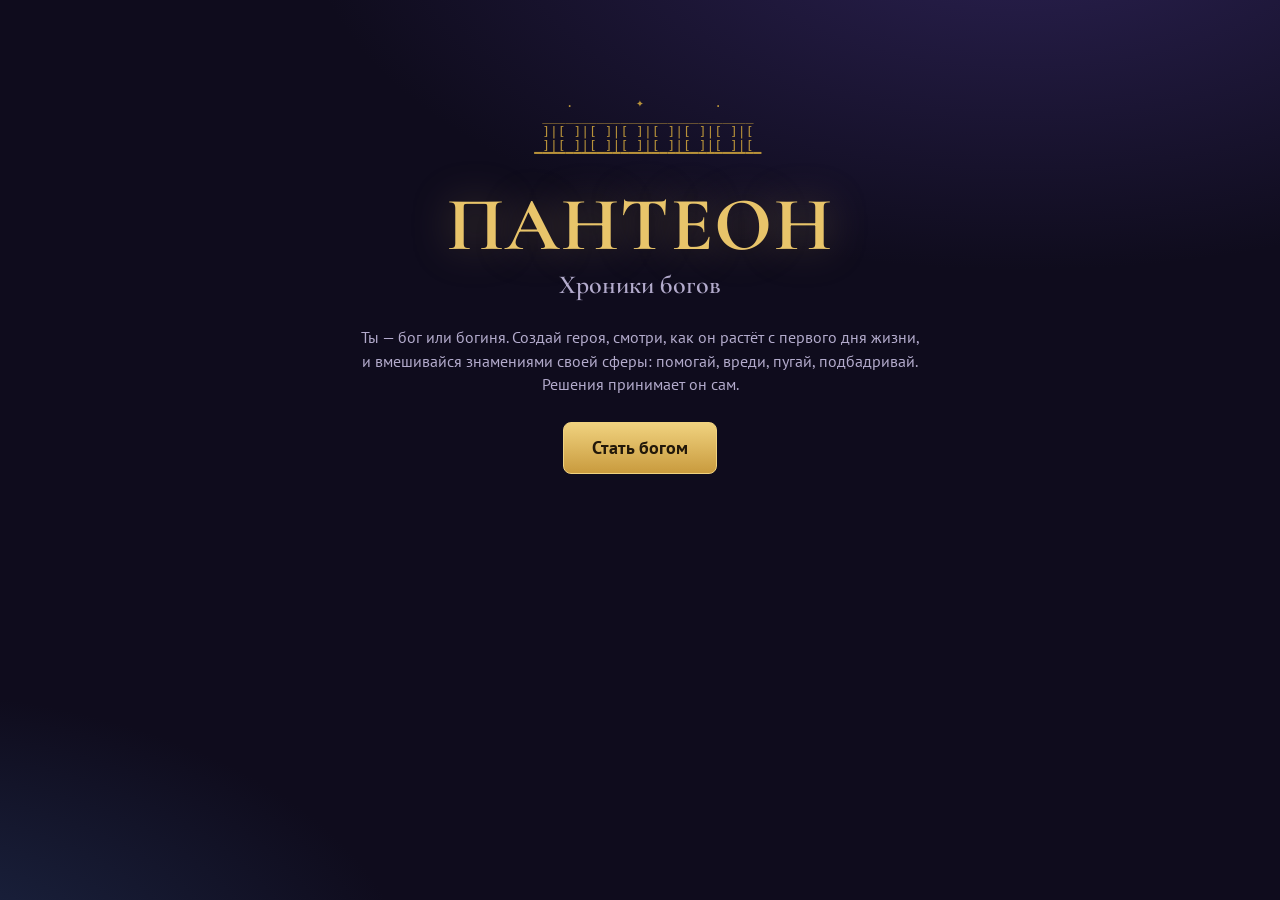
<file: index.html>
<!doctype html>
<html lang="ru">
<head>
<meta charset="utf-8">
<meta name="viewport" content="width=device-width, initial-scale=1, viewport-fit=cover">
<title>Пантеон: Хроники богов</title>
<meta name="description" content="Текстовая игра: ты — бог, который наблюдает за жизнью своего героя с рождения и влияет на неё знамениями.">
<meta name="theme-color" content="#0f0c1d">
<link rel="manifest" href="manifest.webmanifest">
<link rel="icon" href="icon-192.png">
<link rel="apple-touch-icon" href="apple-touch-icon.png">
<link rel="preconnect" href="https://fonts.googleapis.com">
<link rel="preconnect" href="https://fonts.gstatic.com" crossorigin>
<link href="https://fonts.googleapis.com/css2?family=Cormorant+Garamond:wght@500;600;700&family=PT+Mono&family=PT+Sans:wght@400;700&display=swap" rel="stylesheet">
<link rel="stylesheet" href="style.css">
</head>
<body>
<div id="app" hidden>
  <header id="top"></header>
  <nav id="tabs"></nav>
  <main id="view"></main>
</div>
<div id="screen"></div>
<div id="modal" hidden></div>
<div id="toasts"></div>
<script src="data.js"></script>
<script src="engine.js"></script>
<script src="net.js"></script>
<script src="ui.js"></script>
</body>
</html>
</file>
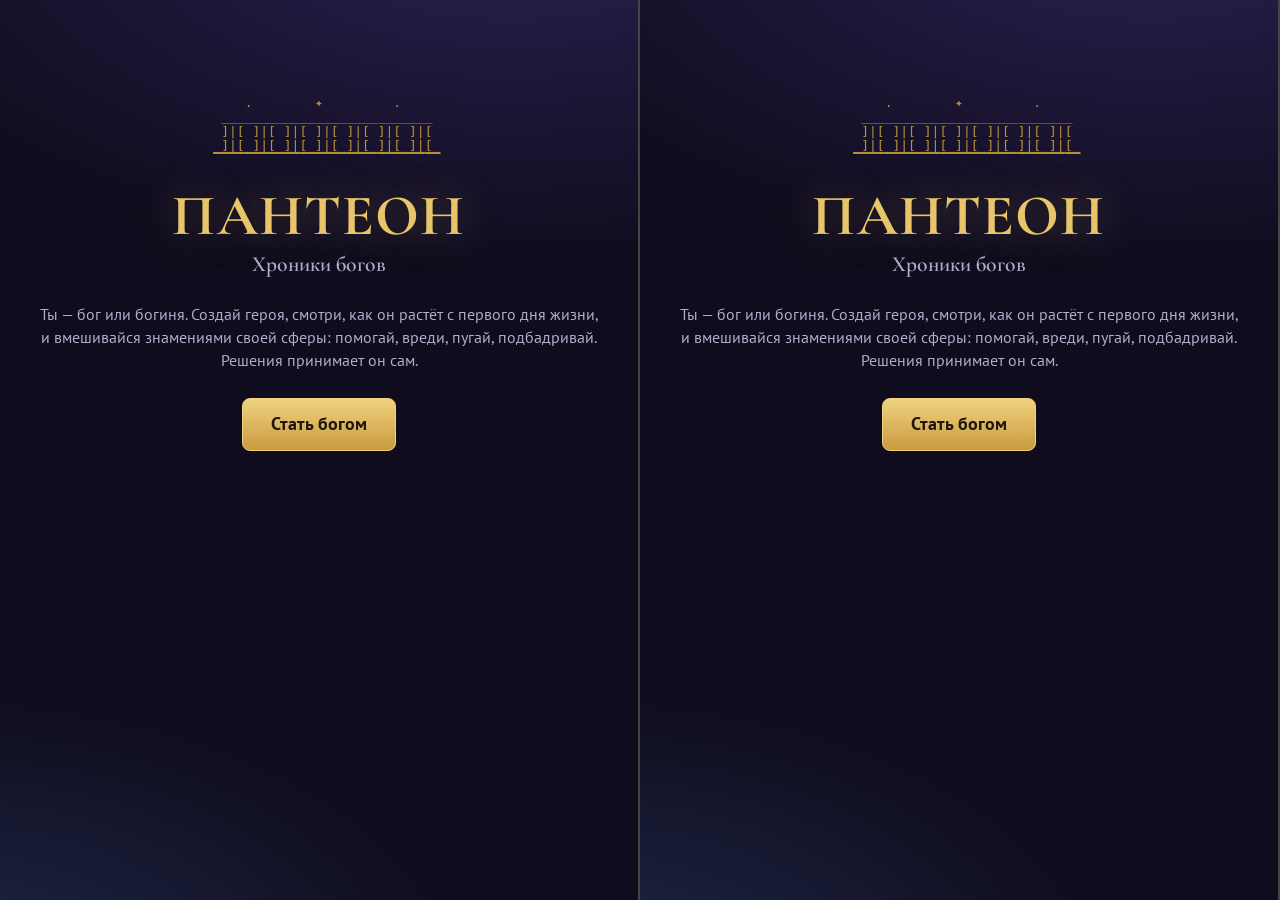
<file: tests/net.html>
<!doctype html><meta charset="utf-8"><title>Пантеон — тест сети</title>
<style>body{margin:0;display:flex;height:100vh;background:#000}iframe{flex:1;border:0;border-right:2px solid #444}</style>
<!-- Два бога в одном браузере: транспорт BroadcastChannel (?local=1), разные сохранения (?slot=). -->
<iframe id="a" src="../index.html?local=1&slot=testA"></iframe>
<iframe id="b" src="../index.html?local=1&slot=testB"></iframe>
<script>
const W = id => document.getElementById(id).contentWindow;
const sleep = ms => new Promise(r => setTimeout(r, ms));
async function setup(w, slot, name, sph, g) {
  w.localStorage.removeItem('pantheon-v1-' + slot);
  w.eval(`godScreen(); UI.god.name=${JSON.stringify(name)}; UI.god.sph=${sph}; UI.god.g='${g}'; UI.god.speed='min'; createGod(); birthHero();`);
}
window.runTest = async function () {
  const A = W('a'), B = W('b'), out = [], a = s => A.eval(s), b = s => B.eval(s);
  await setup(A, 'testA', 'Хронос', 0, 'm'); await setup(B, 'testB', 'Флора', 2, 'f');
  A.NET.host('TESTA'); await sleep(300);
  B.NET.join('TESTA'); await sleep(1200);
  out.push(['A видит богов', Object.keys(A.NET.gods).length], ['B видит богов', Object.keys(B.NET.gods).length]);
  b(`NET.send({ t: 'chat', from: godPub(), txt: 'Привет, Хронос!', ts: Date.now() })`); await sleep(300);
  a(`NET.send({ t: 'chat', from: godPub(), txt: 'Привет, Флора.', ts: Date.now() })`); await sleep(300);
  out.push(['чат A', a(`S.chat.filter(m => m.t === 'chat').map(m => m.txt).join(' / ')`)], ['чат B', b(`S.chat.filter(m => m.t === 'chat').map(m => m.txt).join(' / ')`)]);
  const bid = b('S.heroes[0].id'), f0 = a('S.god.faith'), fe0 = b('S.heroes[0].feed.length');
  a(`TGT={id:'${bid}'}; setTab('omens'); BR='help'; render(true); castOmen('help','luck')`); await sleep(600);
  out.push(['вера A списана', f0 - a('S.god.faith')], ['лента B выросла', b('S.heroes[0].feed.length') - fe0], ['запись B', b('S.heroes[0].feed.slice(-2).map(f=>f.txt).join(" || ")')], ['ответ A', a('LASTRES')]);
  B.NET.leave(); await sleep(500);
  out.push(['A после выхода B', Object.keys(A.NET.gods).length, a('S.chat.slice(-1)[0].txt')]);
  return out;
};
</script>
</file>
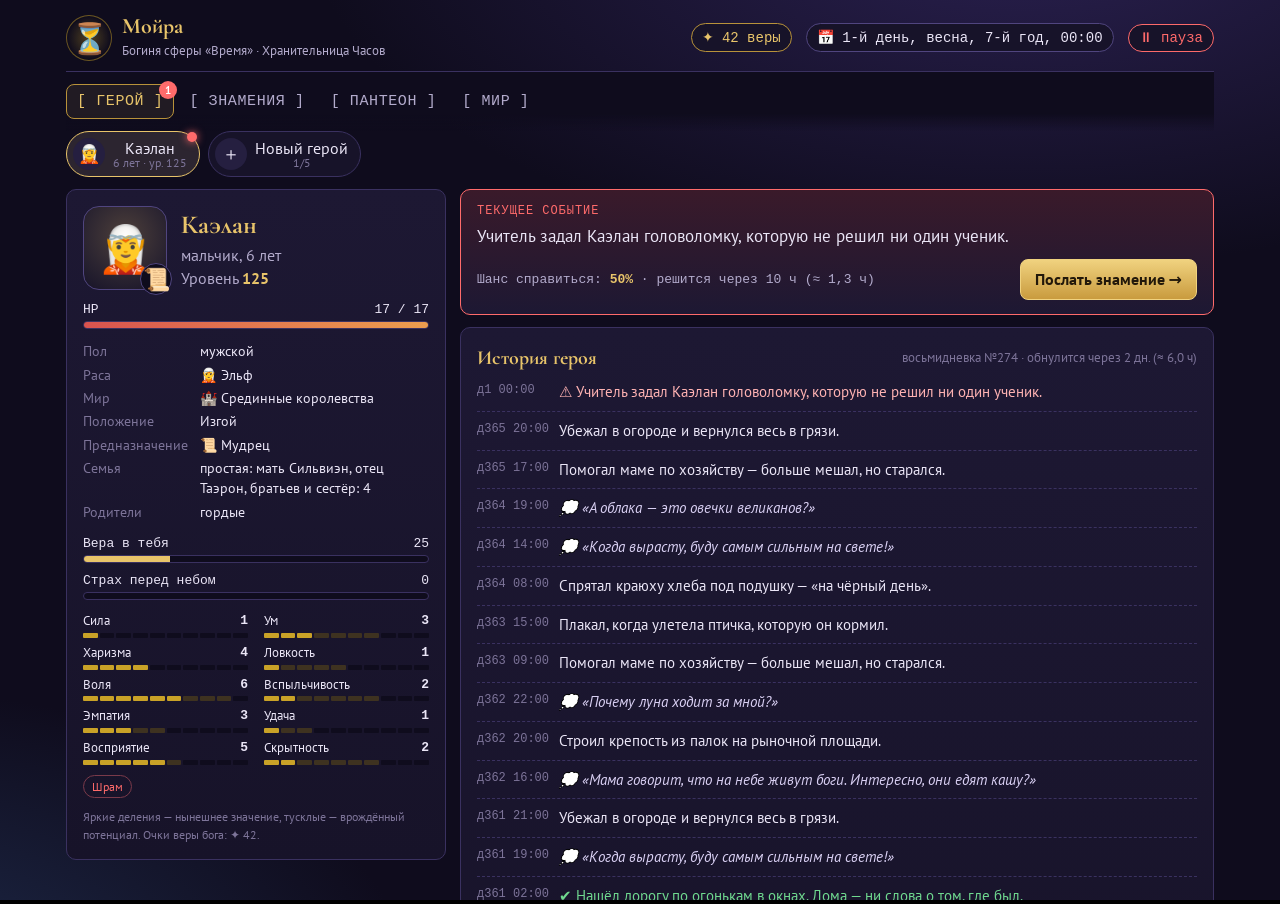
<file: tests/shot.html>
<!doctype html><meta charset="utf-8"><meta name="viewport" content="width=device-width, initial-scale=1"><title>Пантеон — снимок</title>
<style>html,body{margin:0;height:100%;background:#000}iframe{width:100%;height:100%;border:0}</style>
<!-- Для снимков headless Chrome: ?tab=hero|omens|world|pantheon&years=N&race=..&world=..&sph=N -->
<iframe id="f"></iframe>
<script>
const q = new URLSearchParams(location.search), slot = 'shot' + Math.random().toString(36).slice(2, 6);
const f = document.getElementById('f');
f.src = '../index.html?slot=' + slot;
f.onload = () => {
  const w = f.contentWindow;
  w.eval(`godScreen(); UI.god.name=${JSON.stringify(q.get('god') || 'Мойра')}; UI.god.g='f'; UI.god.sph=${+q.get('sph') || 0}; UI.god.speed='tz'; createGod();
    UI.creating={g:'${q.get('g') || 'm'}',race:'${q.get('race') || 'elf'}',world:'${q.get('world') || 'human'}',dest:'${q.get('dest') || 'sage'}',name:''}; birthHero();
    E.seed(${+q.get('seed') || 11});
    S.paused=true; E.advance(S, 24*365*${+q.get('years') || 6}, false); const h=S.heroes[0]; if(!h.ev) E.startEvent(h,S); S.god.faith=42;
    if('${q.get('omen') || ''}'){ E.omen(S,h.id,S.god.sph,'help',D.SPHERES[S.god.sph].help[0].id); }
    setTab('${q.get('tab') || 'hero'}'); closeModal(); document.querySelectorAll('.toast').forEach(t=>t.remove()); render(true);`);
};
</script>
</file>
<file: style.css>
:root {
  --bg: #0f0c1d; --bg2: #171329; --card: #1d1833; --card2: #251f40; --line: #3a3160; --line2: #50457f;
  --tx: #ebe6f7; --tx2: #b3abcc; --tx3: #7d7499;
  --gold: #e8c46a; --gold2: #b8923a; --red: #ff6b6b; --green: #6fd88f; --blue: #6fb6ff; --vio: #b48cff;
  --sph: #e8c46a;
  --mono: 'PT Mono', ui-monospace, Menlo, monospace;
  --serif: 'Cormorant Garamond', Georgia, serif;
  --sans: 'PT Sans', system-ui, -apple-system, sans-serif;
  --r: 10px;
}
* { box-sizing: border-box; }
html, body { margin: 0; background: var(--bg); color: var(--tx); font: 16px/1.45 var(--sans); }
body {
  min-height: 100vh;
  background:
    radial-gradient(1200px 600px at 80% -10%, #2b2152 0%, transparent 60%),
    radial-gradient(900px 500px at -10% 110%, #1e2a4a 0%, transparent 60%),
    var(--bg);
  background-attachment: fixed;
}
button, input, select, textarea { font: inherit; color: inherit; }
button { cursor: pointer; }
[hidden] { display: none !important; }
a { color: var(--gold); }

/* ---------- каркас ---------- */
#app { max-width: 1180px; margin: 0 auto; padding: 0 16px 80px; }
#top {
  display: flex; flex-wrap: wrap; align-items: center; gap: 8px 16px; padding: 14px 0 10px;
  border-bottom: 1px solid var(--line);
}
.godname { display: flex; align-items: center; gap: 10px; min-width: 0; }
.godname .ico { font-size: 30px; width: 46px; height: 46px; display: grid; place-items: center; border-radius: 50%;
  background: radial-gradient(circle, color-mix(in srgb, var(--sph) 35%, transparent), transparent 70%); border: 1px solid color-mix(in srgb, var(--sph) 50%, transparent); }
.godname b { font: 700 22px/1.1 var(--serif); color: var(--gold); display: block; }
.godname small { color: var(--tx2); font-size: 13px; }
.hstat { display: flex; gap: 14px; margin-left: auto; align-items: center; flex-wrap: wrap; }
.pill { font: 14px var(--mono); padding: 5px 10px; border: 1px solid var(--line2); border-radius: 999px; background: var(--bg2); white-space: nowrap; }
.pill.faith { color: var(--gold); border-color: var(--gold2); }
.pill.btn { cursor: pointer; }
.pill.btn:hover { border-color: var(--gold); }
.pill.paused { color: var(--red); border-color: var(--red); animation: blink 1.4s infinite; }
@keyframes blink { 50% { opacity: .55; } }

#tabs { display: flex; gap: 4px; padding: 12px 0; position: sticky; top: 0; z-index: 5; background: linear-gradient(var(--bg) 70%, transparent); overflow-x: auto; scrollbar-width: none; }
#tabs::-webkit-scrollbar { display: none; }
#tabs button {
  font: 15px var(--mono); letter-spacing: .04em; background: none; border: 1px solid transparent; color: var(--tx2);
  padding: 8px 10px; border-radius: 8px; white-space: nowrap; position: relative;
}
#tabs button:hover { color: var(--tx); border-color: var(--line); }
#tabs button.on { color: var(--gold); border-color: var(--gold2); background: color-mix(in srgb, var(--gold) 8%, transparent); }
#tabs .badge { position: absolute; top: -4px; right: -4px; min-width: 18px; height: 18px; border-radius: 9px; background: var(--red); color: #fff; font: 700 11px/18px var(--sans); text-align: center; padding: 0 4px; }

h2, h3 { font-family: var(--serif); color: var(--gold); margin: 0 0 8px; font-weight: 700; }
h2 { font-size: 26px; } h3 { font-size: 20px; }
.muted { color: var(--tx2); } .dim { color: var(--tx3); }
.card { background: linear-gradient(180deg, var(--card), var(--bg2)); border: 1px solid var(--line); border-radius: var(--r); padding: 16px; }
.card + .card { margin-top: 12px; }
.grid2 { display: grid; grid-template-columns: minmax(0, 380px) minmax(0, 1fr); gap: 14px; align-items: start; }
@media (max-width: 860px) { .grid2 { grid-template-columns: minmax(0, 1fr); } }
.row { display: flex; gap: 8px; flex-wrap: wrap; align-items: center; }
.sp { flex: 1; }

.b { border: 1px solid var(--line2); background: var(--card2); border-radius: 8px; padding: 8px 14px; color: var(--tx); transition: .15s; }
.b:hover:not(:disabled) { border-color: var(--gold); color: var(--gold); }
.b:disabled { opacity: .45; cursor: not-allowed; }
.b.gold { background: linear-gradient(180deg, #f0d27f, #c99b3e); color: #22180a; border-color: #f0d27f; font-weight: 700; }
.b.gold:hover:not(:disabled) { color: #000; filter: brightness(1.08); }
.b.red { border-color: #7a3a4a; } .b.red:hover { color: var(--red); border-color: var(--red); }
.b.sm { padding: 4px 10px; font-size: 14px; }
input[type=text], select, textarea { background: var(--bg); border: 1px solid var(--line2); border-radius: 8px; padding: 9px 12px; min-width: 0; }
input[type=text]:focus, select:focus, textarea:focus { outline: none; border-color: var(--gold); }

/* ---------- герой ---------- */
.heroes { display: flex; gap: 8px; flex-wrap: wrap; margin-bottom: 12px; }
.hchip { display: flex; align-items: center; gap: 8px; padding: 6px 12px 6px 6px; border: 1px solid var(--line); border-radius: 999px; background: var(--bg2); position: relative; }
.hchip .av { width: 32px; height: 32px; border-radius: 50%; display: grid; place-items: center; background: var(--card2); font-size: 18px; }
.hchip.on { border-color: var(--gold); background: color-mix(in srgb, var(--gold) 10%, var(--bg2)); }
.hchip.dead { opacity: .55; }
.hchip .dot { position: absolute; top: 0; right: 2px; width: 10px; height: 10px; border-radius: 50%; background: var(--red); box-shadow: 0 0 8px var(--red); }
.hchip small { color: var(--tx3); display: block; font-size: 12px; line-height: 1; }
.hchip span { line-height: 1.1; }

.portrait { display: flex; gap: 14px; align-items: center; margin-bottom: 12px; }
.portrait .big { width: 84px; height: 84px; flex: none; border-radius: 16px; display: grid; place-items: center; font-size: 46px;
  background: radial-gradient(circle at 50% 35%, color-mix(in srgb, var(--sph) 25%, var(--card2)), var(--bg2)); border: 1px solid var(--line2); position: relative; }
.portrait .big i { position: absolute; bottom: -6px; right: -6px; font-style: normal; font-size: 22px; background: var(--bg); border-radius: 50%; width: 32px; height: 32px; display: grid; place-items: center; border: 1px solid var(--line2); }
.portrait h2 { margin: 0; }
.kv { display: grid; grid-template-columns: auto 1fr; gap: 3px 12px; font-size: 14px; }
.kv dt { color: var(--tx3); } .kv dd { margin: 0; }
.bar { height: 8px; border-radius: 4px; background: var(--bg); overflow: hidden; border: 1px solid var(--line); }
.bar > i { display: block; height: 100%; background: var(--green); transition: width .4s; }
.bar.hp > i { background: linear-gradient(90deg, #d9534f, #f0ad4e 40%, #6fd88f 75%); background-size: 300% 100%; }
.bar.fa > i { background: var(--gold); } .bar.fe > i { background: var(--vio); }
.hpline { display: flex; justify-content: space-between; font: 13px var(--mono); margin: 10px 0 4px; }
.stats { display: grid; grid-template-columns: 1fr 1fr; gap: 6px 16px; margin-top: 12px; }
.stat { font-size: 13px; }
.stat .t { display: flex; justify-content: space-between; }
.stat .t b { font-family: var(--mono); }
.stat .t b.up { color: var(--green); } .stat .t b.down { color: var(--red); }
.stat .pips { display: flex; gap: 2px; margin-top: 2px; }
.stat .pips i { flex: 1; height: 5px; background: var(--bg); border-radius: 1px; }
.stat .pips i.on { background: var(--sph); } .stat .pips i.pot { background: color-mix(in srgb, var(--sph) 25%, var(--bg)); }
.tags { display: flex; flex-wrap: wrap; gap: 5px; margin-top: 10px; }
.tag { font-size: 12px; padding: 2px 8px; border-radius: 999px; border: 1px solid var(--line2); color: var(--tx2); }
.tag.good { border-color: #3c7a52; color: var(--green); } .tag.bad { border-color: #7a3a4a; color: var(--red); }

.event { border: 1px solid var(--red); background: linear-gradient(180deg, #3a1a2a, var(--card)); border-radius: var(--r); padding: 14px 16px; margin-bottom: 12px; }
.event .lbl { font: 12px var(--mono); color: var(--red); letter-spacing: .08em; }
.event p { margin: 6px 0 10px; font-size: 17px; }
.chance { font: 13px var(--mono); color: var(--tx2); }
.chance b { color: var(--gold); }

.feed { list-style: none; margin: 0; padding: 0; }
.feed li { padding: 8px 0; border-bottom: 1px dashed var(--line); display: grid; grid-template-columns: 74px 1fr; gap: 8px; font-size: 15px; }
.feed li:last-child { border-bottom: 0; }
.feed .tm { font: 12px var(--mono); color: var(--tx3); padding-top: 2px; }
.feed .k-think { font-style: italic; color: #d8cff2; }
.feed .k-omen { color: var(--gold); }
.feed .k-react { color: var(--tx2); padding-left: 10px; border-left: 2px solid var(--gold2); }
.feed .k-ev { color: #ffb3b3; } .feed .k-ok { color: var(--green); } .feed .k-no { color: var(--red); }
.feed .k-ms { color: var(--blue); } .feed .k-world { color: var(--vio); } .feed .k-death { color: var(--red); font-weight: 700; }
.chron li { grid-template-columns: 1fr; }

/* ---------- знамения ---------- */
.branches { display: grid; grid-template-columns: repeat(4, 1fr); gap: 6px; margin: 12px 0; }
.branches button { font: 14px var(--mono); padding: 10px 4px; border-radius: 8px; border: 1px solid var(--line); background: var(--bg2); color: var(--tx2); }
.branches button.on { color: var(--gold); border-color: var(--gold); }
.branches button[data-br=harm].on { color: var(--red); border-color: var(--red); }
.branches button[data-br=scare].on { color: var(--vio); border-color: var(--vio); }
@media (max-width: 520px) { .branches { grid-template-columns: repeat(2, 1fr); } }
.acts { display: grid; grid-template-columns: repeat(auto-fill, minmax(260px, 1fr)); gap: 10px; }
.act { border: 1px solid var(--line); background: var(--bg2); border-radius: var(--r); padding: 12px; display: flex; flex-direction: column; gap: 6px; }
.act h4 { margin: 0; font: 700 18px var(--serif); color: var(--tx); display: flex; justify-content: space-between; }
.act h4 span { font: 13px var(--mono); color: var(--gold); }
.act .fx { font-size: 13px; color: var(--tx2); flex: 1; }
.result { border-left: 3px solid var(--gold); padding: 8px 12px; background: var(--bg2); border-radius: 0 8px 8px 0; margin-top: 12px; }
.tgt { display: flex; gap: 6px; flex-wrap: wrap; }

/* ---------- пантеон ---------- */
.colonnade { display: flex; gap: 14px; overflow-x: auto; padding: 4px 2px 10px; font-family: var(--mono); }
.pillar { text-align: center; flex: none; min-width: 84px; color: var(--tx2); }
.pillar pre { margin: 0; font: 14px/1.05 var(--mono); color: var(--sph, var(--gold)); }
.pillar b { display: block; color: var(--tx); font-size: 13px; margin-top: 4px; }
.pillar small { color: var(--tx3); font-size: 11px; }
.pillar.me pre { color: var(--gold); }
.chat { font-family: var(--mono); font-size: 14px; max-height: 52vh; overflow-y: auto; padding: 4px; display: flex; flex-direction: column; gap: 10px; }
.msg { max-width: min(560px, 92%); }
.msg .hd, .msg .ft { color: var(--c, var(--tx3)); white-space: pre; overflow: hidden; }
.msg .bd { border-left: 2px solid var(--c, var(--tx3)); padding: 2px 10px; white-space: pre-wrap; word-break: break-word; color: var(--tx); font-family: var(--sans); font-size: 15px; }
.msg.me { align-self: flex-end; text-align: right; }
.msg.me .bd { border-left: 0; border-right: 2px solid var(--gold); }
.msg.me { --c: var(--gold); }
.msg.sys { align-self: center; color: var(--tx3); font-size: 13px; text-align: center; max-width: 100%; }
.chatin { display: flex; gap: 8px; margin-top: 10px; }
.chatin input { flex: 1; }
.code { font: 700 22px var(--mono); letter-spacing: .2em; color: var(--gold); }

/* ---------- мир ---------- */
.worlds { display: grid; grid-template-columns: repeat(auto-fill, minmax(280px, 1fr)); gap: 12px; }
.world h3 { display: flex; gap: 8px; align-items: center; }
.wev { margin-top: 8px; padding: 8px 10px; border-radius: 8px; background: var(--bg); border: 1px solid var(--line); font-size: 14px; }
.speeds { display: grid; gap: 6px; }
.speeds label { display: flex; gap: 10px; align-items: center; padding: 8px 10px; border: 1px solid var(--line); border-radius: 8px; background: var(--bg2); cursor: pointer; }
.speeds label:has(input:checked) { border-color: var(--gold); }
.big-n { font: 700 30px var(--serif); color: var(--gold); }
.statsbox { display: grid; grid-template-columns: repeat(auto-fill, minmax(140px, 1fr)); gap: 10px; }
.statsbox > div { background: var(--bg2); border: 1px solid var(--line); border-radius: 8px; padding: 10px; }
.statsbox small { color: var(--tx3); display: block; font-size: 12px; }

/* ---------- экраны создания ---------- */
#screen:empty { display: none; }
#screen { max-width: 980px; margin: 0 auto; padding: 24px 16px 80px; }
.title { text-align: center; padding: 8vh 0 20px; }
.title h1 { font: 700 clamp(40px, 9vw, 76px)/1 var(--serif); color: var(--gold); margin: 0; letter-spacing: .02em; text-shadow: 0 0 40px rgba(232, 196, 106, .35); }
.title .sub { font: 600 clamp(18px, 3.4vw, 26px) var(--serif); color: var(--tx2); margin: 6px 0 26px; }
.title pre { font: 13px/1.1 var(--mono); color: var(--gold2); margin: 0 auto 20px; display: inline-block; text-align: left; }
.title p { max-width: 560px; margin: 0 auto 26px; color: var(--tx2); }
.form { display: grid; gap: 14px; }
.form label.f > span { display: block; font-size: 13px; color: var(--tx3); margin-bottom: 4px; }
.choices { display: grid; grid-template-columns: repeat(auto-fill, minmax(150px, 1fr)); gap: 8px; }
.choice { border: 1px solid var(--line); background: var(--bg2); border-radius: var(--r); padding: 10px; text-align: left; display: flex; flex-direction: column; gap: 2px; }
.choice .ic { font-size: 26px; }
.choice b { font-family: var(--serif); font-size: 18px; color: var(--tx); }
.choice small { color: var(--tx3); font-size: 12px; line-height: 1.3; }
.choice.on { border-color: var(--gold); background: color-mix(in srgb, var(--gold) 10%, var(--bg2)); }
.choice.on b { color: var(--gold); }
.choices.sph { grid-template-columns: repeat(auto-fill, minmax(210px, 1fr)); }
.seg { display: inline-flex; border: 1px solid var(--line2); border-radius: 8px; overflow: hidden; }
.seg button { border: 0; background: var(--bg2); padding: 8px 14px; color: var(--tx2); }
.seg button.on { background: var(--gold); color: #22180a; font-weight: 700; }
.preview { font-size: 14px; }

/* ---------- модальные и тосты ---------- */
#modal { position: fixed; inset: 0; background: rgba(5, 3, 12, .72); display: grid; place-items: center; z-index: 50; padding: 16px; }
#modal .card { max-width: 620px; width: 100%; max-height: 86vh; overflow-y: auto; }
#toasts { position: fixed; bottom: 16px; left: 50%; transform: translateX(-50%); display: flex; flex-direction: column; gap: 8px; z-index: 60; width: min(560px, calc(100% - 32px)); pointer-events: none; }
.toast { background: var(--card2); border: 1px solid var(--line2); border-left: 3px solid var(--gold); border-radius: 8px; padding: 10px 14px; font-size: 14px; box-shadow: 0 8px 30px rgba(0, 0, 0, .5); animation: tin .3s; pointer-events: auto; cursor: pointer; }
.toast.ev { border-left-color: var(--red); } .toast.death { border-left-color: var(--red); background: #3a1a22; } .toast.world { border-left-color: var(--vio); }
@keyframes tin { from { opacity: 0; transform: translateY(10px); } }

/* ---------- узкие экраны ---------- */
.kv dd { min-width: 0; overflow-wrap: anywhere; }
.card { min-width: 0; }
.pill .short { display: none; }
@media (max-width: 640px) {
  #app { padding: 0 12px 60px; }
  .hstat { margin-left: 0; gap: 8px; }
  .pill .long { display: none; } .pill .short { display: inline; }
  #tabs { gap: 2px; }
  #tabs button { font-size: 12.5px; padding: 7px 4px; letter-spacing: 0; }
  .godname b { font-size: 20px; }
  .card { padding: 13px; }
  .feed li { grid-template-columns: 1fr; gap: 0; }
  .feed .tm { padding: 0; }
  .stats { gap: 6px 12px; }
}
</file>
